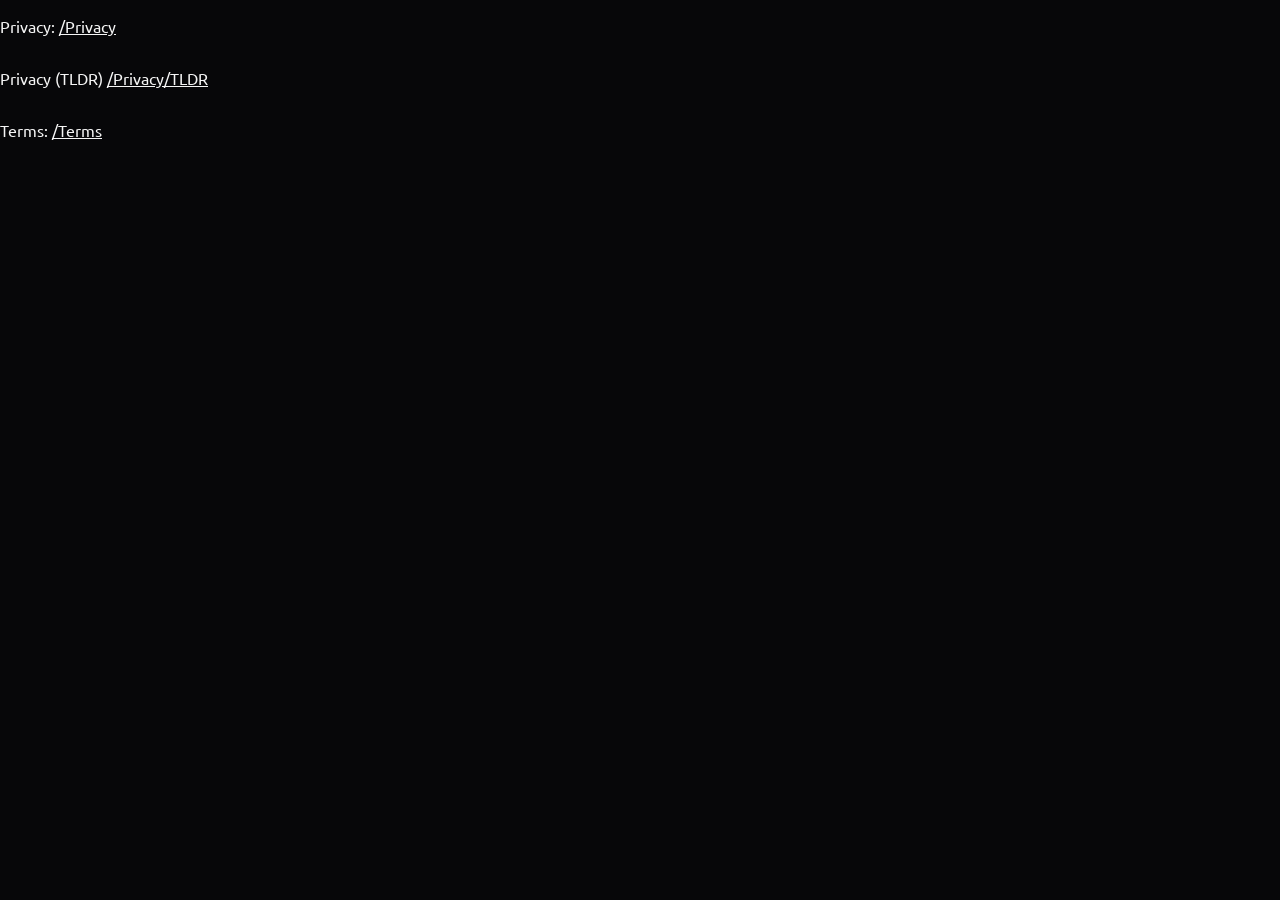
<file: index.html>
<!doctype html>
<html lang="en">
	<head>
		<meta charset="utf-8" />
		<meta name="viewport" content="width=device-width, initial-scale=1" />
		<meta name="text-scale" content="scale" />
		<link href="./_app/immutable/entry/start.BNZQ8yBS.js" rel="modulepreload">
		<link href="./_app/immutable/chunks/DEiND1Dq.js" rel="modulepreload">
		<link href="./_app/immutable/chunks/BchoDuwy.js" rel="modulepreload">
		<link href="./_app/immutable/entry/app.DvoPf5V_.js" rel="modulepreload">
		<link href="./_app/immutable/chunks/xihTtKlq.js" rel="modulepreload">
		<link href="./_app/immutable/nodes/0.CPFI_WJY.js" rel="modulepreload">
		<link href="./_app/immutable/nodes/2.C5gltB6Y.js" rel="modulepreload">
		<!--12qhfyh--><link rel="icon" href="data:image/svg+xml,%3csvg%20xmlns='http://www.w3.org/2000/svg'%20width='107'%20height='128'%20viewBox='0%200%20107%20128'%3e%3ctitle%3esvelte-logo%3c/title%3e%3cpath%20d='M94.157%2022.819c-10.4-14.885-30.94-19.297-45.792-9.835L22.282%2029.608A29.92%2029.92%200%200%200%208.764%2049.65a31.5%2031.5%200%200%200%203.108%2020.231%2030%2030%200%200%200-4.477%2011.183%2031.9%2031.9%200%200%200%205.448%2024.116c10.402%2014.887%2030.942%2019.297%2045.791%209.835l26.083-16.624A29.92%2029.92%200%200%200%2098.235%2078.35a31.53%2031.53%200%200%200-3.105-20.232%2030%2030%200%200%200%204.474-11.182%2031.88%2031.88%200%200%200-5.447-24.116'%20style='fill:%23ff3e00'/%3e%3cpath%20d='M45.817%20106.582a20.72%2020.72%200%200%201-22.237-8.243%2019.17%2019.17%200%200%201-3.277-14.503%2018%2018%200%200%201%20.624-2.435l.49-1.498%201.337.981a33.6%2033.6%200%200%200%2010.203%205.098l.97.294-.09.968a5.85%205.85%200%200%200%201.052%203.878%206.24%206.24%200%200%200%206.695%202.485%205.8%205.8%200%200%200%201.603-.704L69.27%2076.28a5.43%205.43%200%200%200%202.45-3.631%205.8%205.8%200%200%200-.987-4.371%206.24%206.24%200%200%200-6.698-2.487%205.7%205.7%200%200%200-1.6.704l-9.953%206.345a19%2019%200%200%201-5.296%202.326%2020.72%2020.72%200%200%201-22.237-8.243%2019.17%2019.17%200%200%201-3.277-14.502%2017.99%2017.99%200%200%201%208.13-12.052l26.081-16.623a19%2019%200%200%201%205.3-2.329%2020.72%2020.72%200%200%201%2022.237%208.243%2019.17%2019.17%200%200%201%203.277%2014.503%2018%2018%200%200%201-.624%202.435l-.49%201.498-1.337-.98a33.6%2033.6%200%200%200-10.203-5.1l-.97-.294.09-.968a5.86%205.86%200%200%200-1.052-3.878%206.24%206.24%200%200%200-6.696-2.485%205.8%205.8%200%200%200-1.602.704L37.73%2051.72a5.42%205.42%200%200%200-2.449%203.63%205.79%205.79%200%200%200%20.986%204.372%206.24%206.24%200%200%200%206.698%202.486%205.8%205.8%200%200%200%201.602-.704l9.952-6.342a19%2019%200%200%201%205.295-2.328%2020.72%2020.72%200%200%201%2022.237%208.242%2019.17%2019.17%200%200%201%203.277%2014.503%2018%2018%200%200%201-8.13%2012.053l-26.081%2016.622a19%2019%200%200%201-5.3%202.328'%20style='fill:%23fff'/%3e%3c/svg%3e"/><!---->
		<link href="./_app/immutable/assets/0.NjuYNHHQ.css" rel="stylesheet">
		<link href="./_app/immutable/assets/2.BCfYN_uB.css" rel="stylesheet">
	</head>
	<body data-sveltekit-preload-data="hover">
		<div style="display: contents"><!--[--><!--[0--><!--[--><!--[--><div style="display: flex; flex-direction: column;"><p>Privacy: <a href="/privacy" class="svelte-1uha8ag">/Privacy</a></p> <p>Privacy (TLDR) <a href="/privacy/tldr" class="svelte-1uha8ag">/Privacy/TLDR</a></p> <p>Terms: <a href="/terms" class="svelte-1uha8ag">/Terms</a></p></div><!--]--><!----><!--]--><!--]--> <!--[-1--><!--]--><!--]-->
			
			<script>
				{
					__sveltekit_1ccase1 = {
						base: new URL(".", location).pathname.slice(0, -1)
					};

					const element = document.currentScript.parentElement;

					Promise.all([
						import("./_app/immutable/entry/start.BNZQ8yBS.js"),
						import("./_app/immutable/entry/app.DvoPf5V_.js")
					]).then(([kit, app]) => {
						kit.start(app, element, {
							node_ids: [0, 2],
							data: [null,null],
							form: null,
							error: null
						});
					});
				}
			</script>
		</div>
	</body>
</html>
</file>
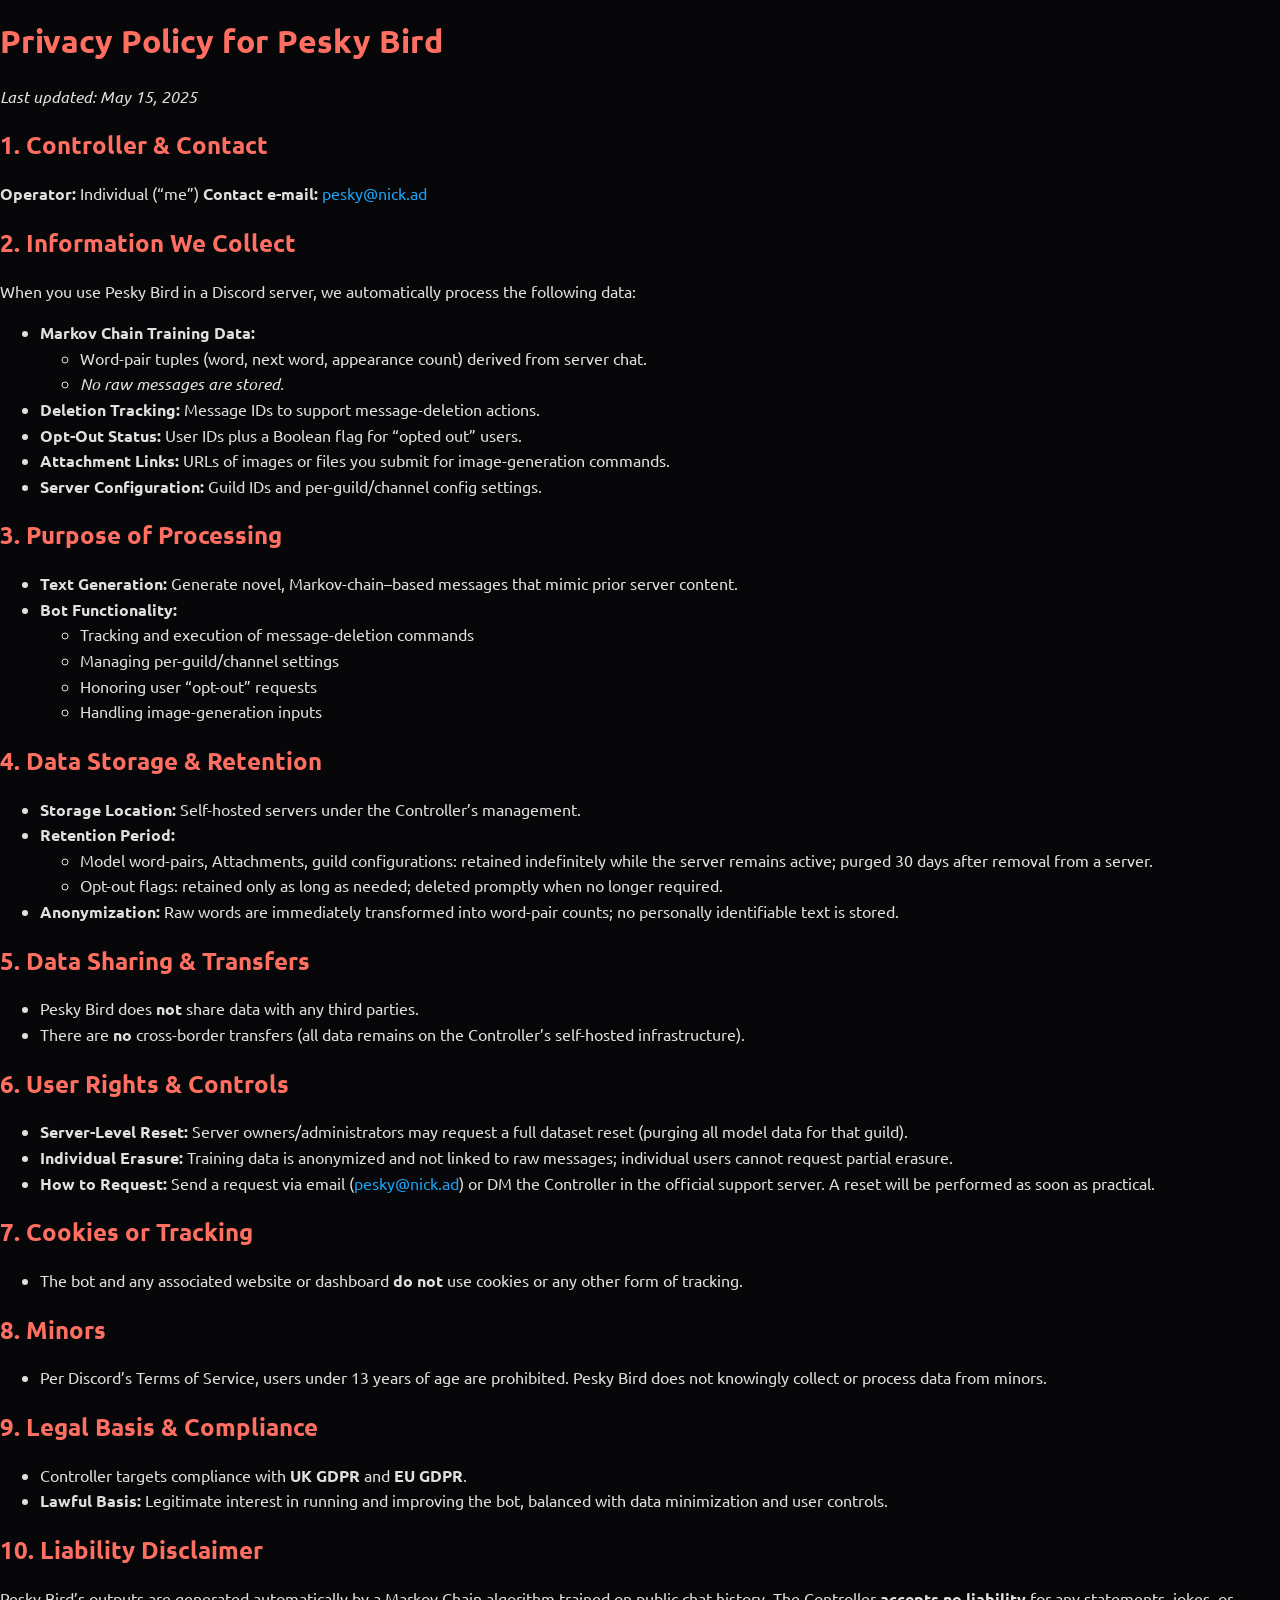
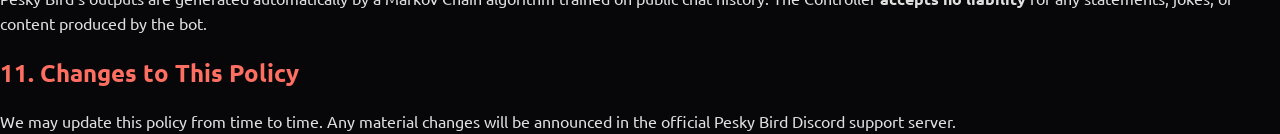
<file: privacy.html>
<!doctype html>
<html lang="en">
	<head>
		<meta charset="utf-8" />
		<meta name="viewport" content="width=device-width, initial-scale=1" />
		<meta name="text-scale" content="scale" />
		<link href="./_app/immutable/entry/start.BNZQ8yBS.js" rel="modulepreload">
		<link href="./_app/immutable/chunks/DEiND1Dq.js" rel="modulepreload">
		<link href="./_app/immutable/chunks/BchoDuwy.js" rel="modulepreload">
		<link href="./_app/immutable/entry/app.DvoPf5V_.js" rel="modulepreload">
		<link href="./_app/immutable/chunks/xihTtKlq.js" rel="modulepreload">
		<link href="./_app/immutable/nodes/0.CPFI_WJY.js" rel="modulepreload">
		<link href="./_app/immutable/nodes/3.BKyqgqqP.js" rel="modulepreload">
		<!--12qhfyh--><link rel="icon" href="data:image/svg+xml,%3csvg%20xmlns='http://www.w3.org/2000/svg'%20width='107'%20height='128'%20viewBox='0%200%20107%20128'%3e%3ctitle%3esvelte-logo%3c/title%3e%3cpath%20d='M94.157%2022.819c-10.4-14.885-30.94-19.297-45.792-9.835L22.282%2029.608A29.92%2029.92%200%200%200%208.764%2049.65a31.5%2031.5%200%200%200%203.108%2020.231%2030%2030%200%200%200-4.477%2011.183%2031.9%2031.9%200%200%200%205.448%2024.116c10.402%2014.887%2030.942%2019.297%2045.791%209.835l26.083-16.624A29.92%2029.92%200%200%200%2098.235%2078.35a31.53%2031.53%200%200%200-3.105-20.232%2030%2030%200%200%200%204.474-11.182%2031.88%2031.88%200%200%200-5.447-24.116'%20style='fill:%23ff3e00'/%3e%3cpath%20d='M45.817%20106.582a20.72%2020.72%200%200%201-22.237-8.243%2019.17%2019.17%200%200%201-3.277-14.503%2018%2018%200%200%201%20.624-2.435l.49-1.498%201.337.981a33.6%2033.6%200%200%200%2010.203%205.098l.97.294-.09.968a5.85%205.85%200%200%200%201.052%203.878%206.24%206.24%200%200%200%206.695%202.485%205.8%205.8%200%200%200%201.603-.704L69.27%2076.28a5.43%205.43%200%200%200%202.45-3.631%205.8%205.8%200%200%200-.987-4.371%206.24%206.24%200%200%200-6.698-2.487%205.7%205.7%200%200%200-1.6.704l-9.953%206.345a19%2019%200%200%201-5.296%202.326%2020.72%2020.72%200%200%201-22.237-8.243%2019.17%2019.17%200%200%201-3.277-14.502%2017.99%2017.99%200%200%201%208.13-12.052l26.081-16.623a19%2019%200%200%201%205.3-2.329%2020.72%2020.72%200%200%201%2022.237%208.243%2019.17%2019.17%200%200%201%203.277%2014.503%2018%2018%200%200%201-.624%202.435l-.49%201.498-1.337-.98a33.6%2033.6%200%200%200-10.203-5.1l-.97-.294.09-.968a5.86%205.86%200%200%200-1.052-3.878%206.24%206.24%200%200%200-6.696-2.485%205.8%205.8%200%200%200-1.602.704L37.73%2051.72a5.42%205.42%200%200%200-2.449%203.63%205.79%205.79%200%200%200%20.986%204.372%206.24%206.24%200%200%200%206.698%202.486%205.8%205.8%200%200%200%201.602-.704l9.952-6.342a19%2019%200%200%201%205.295-2.328%2020.72%2020.72%200%200%201%2022.237%208.242%2019.17%2019.17%200%200%201%203.277%2014.503%2018%2018%200%200%201-8.13%2012.053l-26.081%2016.622a19%2019%200%200%201-5.3%202.328'%20style='fill:%23fff'/%3e%3c/svg%3e"/><!---->
		<link href="./_app/immutable/assets/0.NjuYNHHQ.css" rel="stylesheet">
		<link href="./_app/immutable/assets/3.DzsaC0d_.css" rel="stylesheet">
	</head>
	<body data-sveltekit-preload-data="hover">
		<div style="display: contents"><!--[--><!--[0--><!--[--><!--[--><h1 class="svelte-1blgt0b">Privacy Policy for Pesky Bird</h1> <p class="svelte-1blgt0b"><em>Last updated: May 15, 2025</em></p> <h2 class="svelte-1blgt0b">1. Controller &amp; Contact</h2> <p class="svelte-1blgt0b"><strong>Operator:</strong> Individual (“me”) <strong>Contact e-mail:</strong> <a href="mailto:pesky@nick.ad" class="svelte-1blgt0b">pesky@nick.ad</a></p> <h2 class="svelte-1blgt0b">2. Information We Collect</h2> <p class="svelte-1blgt0b">When you use Pesky Bird in a Discord server, we automatically process the following data:</p> <ul><li class="svelte-1blgt0b"><strong>Markov Chain Training Data:</strong> <ul><li class="svelte-1blgt0b">Word-pair tuples (word, next word, appearance count) derived from server chat.</li> <li class="svelte-1blgt0b"><em>No raw messages are stored.</em></li></ul></li> <li class="svelte-1blgt0b"><strong>Deletion Tracking:</strong> Message IDs to support message-deletion actions.</li> <li class="svelte-1blgt0b"><strong>Opt-Out Status:</strong> User IDs plus a Boolean flag for “opted out” users.</li> <li class="svelte-1blgt0b"><strong>Attachment Links:</strong> URLs of images or files you submit for image-generation commands.</li> <li class="svelte-1blgt0b"><strong>Server Configuration:</strong> Guild IDs and per-guild/channel config settings.</li></ul> <h2 class="svelte-1blgt0b">3. Purpose of Processing</h2> <ul><li class="svelte-1blgt0b"><strong>Text Generation:</strong> Generate novel, Markov-chain–based messages that mimic prior server content.</li> <li class="svelte-1blgt0b"><strong>Bot Functionality:</strong> <ul><li class="svelte-1blgt0b">Tracking and execution of message-deletion commands</li> <li class="svelte-1blgt0b">Managing per-guild/channel settings</li> <li class="svelte-1blgt0b">Honoring user “opt-out” requests</li> <li class="svelte-1blgt0b">Handling image-generation inputs</li></ul></li></ul> <h2 class="svelte-1blgt0b">4. Data Storage &amp; Retention</h2> <ul><li class="svelte-1blgt0b"><strong>Storage Location:</strong> Self-hosted servers under the Controller’s management.</li> <li class="svelte-1blgt0b"><strong>Retention Period:</strong> <ul><li class="svelte-1blgt0b">Model word-pairs, Attachments, guild configurations: retained indefinitely while the server remains active; purged 30 days after removal from a server.</li> <li class="svelte-1blgt0b">Opt-out flags: retained only as long as needed; deleted promptly when no longer required.</li></ul></li> <li class="svelte-1blgt0b"><strong>Anonymization:</strong> Raw words are immediately transformed into word-pair counts; no personally identifiable text is stored.</li></ul> <h2 class="svelte-1blgt0b">5. Data Sharing &amp; Transfers</h2> <ul><li class="svelte-1blgt0b">Pesky Bird does <strong>not</strong> share data with any third parties.</li> <li class="svelte-1blgt0b">There are <strong>no</strong> cross-border transfers (all data remains on the Controller’s self-hosted infrastructure).</li></ul> <h2 class="svelte-1blgt0b">6. User Rights &amp; Controls</h2> <ul><li class="svelte-1blgt0b"><strong>Server-Level Reset:</strong> Server owners/administrators may request a full dataset reset (purging all model data for that guild).</li> <li class="svelte-1blgt0b"><strong>Individual Erasure:</strong> Training data is anonymized and not linked to raw messages; individual users cannot request partial erasure.</li> <li class="svelte-1blgt0b"><strong>How to Request:</strong> Send a request via email (<a href="mailto:pesky@nick.ad" class="svelte-1blgt0b">pesky@nick.ad</a>) or DM the Controller in the official support server. A reset will be performed as soon as practical.</li></ul> <h2 class="svelte-1blgt0b">7. Cookies or Tracking</h2> <ul><li class="svelte-1blgt0b">The bot and any associated website or dashboard <strong>do not</strong> use cookies or any other form of tracking.</li></ul> <h2 class="svelte-1blgt0b">8. Minors</h2> <ul><li class="svelte-1blgt0b">Per Discord’s Terms of Service, users under 13 years of age are prohibited. Pesky Bird does not knowingly collect or process data from minors.</li></ul> <h2 class="svelte-1blgt0b">9. Legal Basis &amp; Compliance</h2> <ul><li class="svelte-1blgt0b">Controller targets compliance with <strong>UK GDPR</strong> and <strong>EU GDPR</strong>.</li> <li class="svelte-1blgt0b"><strong>Lawful Basis:</strong> Legitimate interest in running and improving the bot, balanced with data minimization and user controls.</li></ul> <h2 class="svelte-1blgt0b">10. Liability Disclaimer</h2> <p class="svelte-1blgt0b">Pesky Bird’s outputs are generated automatically by a Markov Chain algorithm trained on public chat history.
The Controller <strong>accepts no liability</strong> for any statements, jokes, or content produced by the bot.</p> <h2 class="svelte-1blgt0b">11. Changes to This Policy</h2> <p class="svelte-1blgt0b">We may update this policy from time to time.
Any material changes will be announced in the official Pesky Bird Discord support server.</p><!--]--><!----><!--]--><!--]--> <!--[-1--><!--]--><!--]-->
			
			<script>
				{
					__sveltekit_1ccase1 = {
						base: new URL(".", location).pathname.slice(0, -1)
					};

					const element = document.currentScript.parentElement;

					Promise.all([
						import("./_app/immutable/entry/start.BNZQ8yBS.js"),
						import("./_app/immutable/entry/app.DvoPf5V_.js")
					]).then(([kit, app]) => {
						kit.start(app, element, {
							node_ids: [0, 3],
							data: [null,null],
							form: null,
							error: null
						});
					});
				}
			</script>
		</div>
	</body>
</html>
</file>
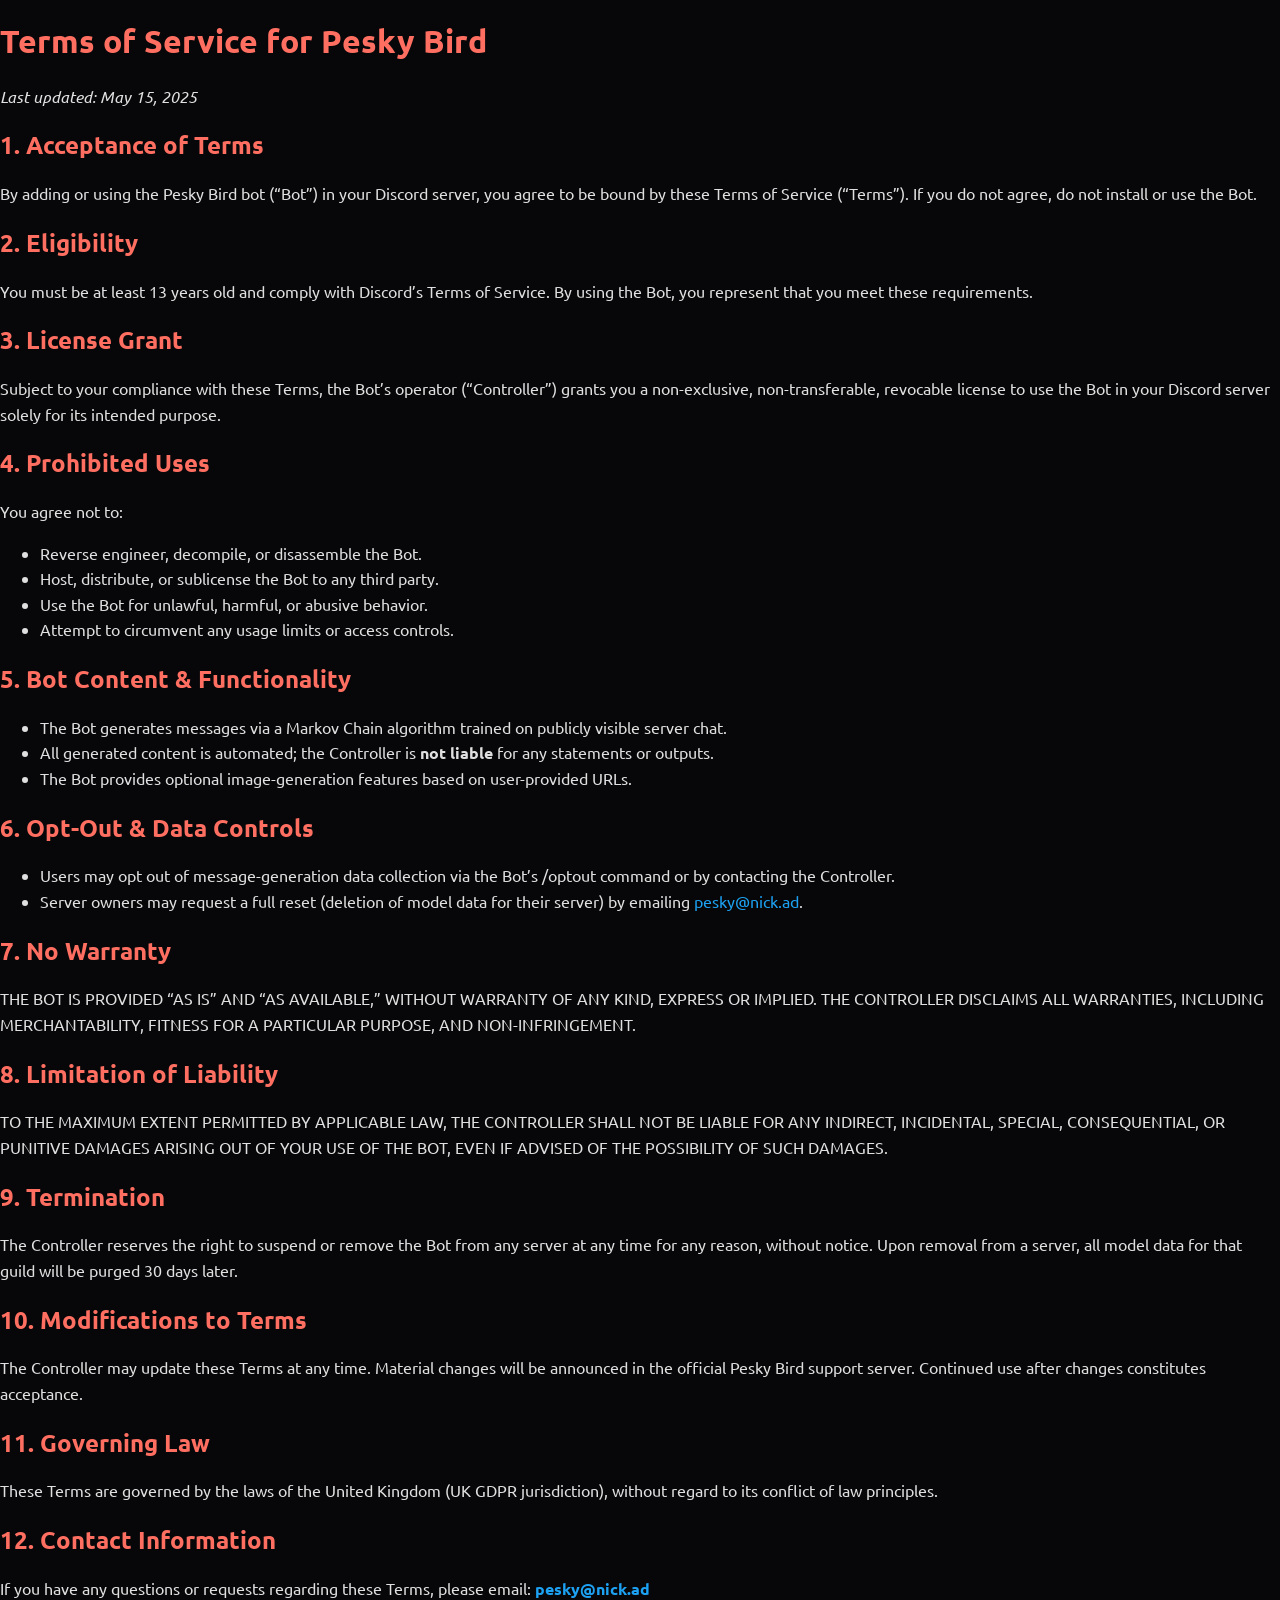
<file: terms.html>
<!doctype html>
<html lang="en">
	<head>
		<meta charset="utf-8" />
		<meta name="viewport" content="width=device-width, initial-scale=1" />
		<meta name="text-scale" content="scale" />
		<link href="./_app/immutable/entry/start.BNZQ8yBS.js" rel="modulepreload">
		<link href="./_app/immutable/chunks/DEiND1Dq.js" rel="modulepreload">
		<link href="./_app/immutable/chunks/BchoDuwy.js" rel="modulepreload">
		<link href="./_app/immutable/entry/app.DvoPf5V_.js" rel="modulepreload">
		<link href="./_app/immutable/chunks/xihTtKlq.js" rel="modulepreload">
		<link href="./_app/immutable/nodes/0.CPFI_WJY.js" rel="modulepreload">
		<link href="./_app/immutable/nodes/5.CffWFfcD.js" rel="modulepreload">
		<!--12qhfyh--><link rel="icon" href="data:image/svg+xml,%3csvg%20xmlns='http://www.w3.org/2000/svg'%20width='107'%20height='128'%20viewBox='0%200%20107%20128'%3e%3ctitle%3esvelte-logo%3c/title%3e%3cpath%20d='M94.157%2022.819c-10.4-14.885-30.94-19.297-45.792-9.835L22.282%2029.608A29.92%2029.92%200%200%200%208.764%2049.65a31.5%2031.5%200%200%200%203.108%2020.231%2030%2030%200%200%200-4.477%2011.183%2031.9%2031.9%200%200%200%205.448%2024.116c10.402%2014.887%2030.942%2019.297%2045.791%209.835l26.083-16.624A29.92%2029.92%200%200%200%2098.235%2078.35a31.53%2031.53%200%200%200-3.105-20.232%2030%2030%200%200%200%204.474-11.182%2031.88%2031.88%200%200%200-5.447-24.116'%20style='fill:%23ff3e00'/%3e%3cpath%20d='M45.817%20106.582a20.72%2020.72%200%200%201-22.237-8.243%2019.17%2019.17%200%200%201-3.277-14.503%2018%2018%200%200%201%20.624-2.435l.49-1.498%201.337.981a33.6%2033.6%200%200%200%2010.203%205.098l.97.294-.09.968a5.85%205.85%200%200%200%201.052%203.878%206.24%206.24%200%200%200%206.695%202.485%205.8%205.8%200%200%200%201.603-.704L69.27%2076.28a5.43%205.43%200%200%200%202.45-3.631%205.8%205.8%200%200%200-.987-4.371%206.24%206.24%200%200%200-6.698-2.487%205.7%205.7%200%200%200-1.6.704l-9.953%206.345a19%2019%200%200%201-5.296%202.326%2020.72%2020.72%200%200%201-22.237-8.243%2019.17%2019.17%200%200%201-3.277-14.502%2017.99%2017.99%200%200%201%208.13-12.052l26.081-16.623a19%2019%200%200%201%205.3-2.329%2020.72%2020.72%200%200%201%2022.237%208.243%2019.17%2019.17%200%200%201%203.277%2014.503%2018%2018%200%200%201-.624%202.435l-.49%201.498-1.337-.98a33.6%2033.6%200%200%200-10.203-5.1l-.97-.294.09-.968a5.86%205.86%200%200%200-1.052-3.878%206.24%206.24%200%200%200-6.696-2.485%205.8%205.8%200%200%200-1.602.704L37.73%2051.72a5.42%205.42%200%200%200-2.449%203.63%205.79%205.79%200%200%200%20.986%204.372%206.24%206.24%200%200%200%206.698%202.486%205.8%205.8%200%200%200%201.602-.704l9.952-6.342a19%2019%200%200%201%205.295-2.328%2020.72%2020.72%200%200%201%2022.237%208.242%2019.17%2019.17%200%200%201%203.277%2014.503%2018%2018%200%200%201-8.13%2012.053l-26.081%2016.622a19%2019%200%200%201-5.3%202.328'%20style='fill:%23fff'/%3e%3c/svg%3e"/><!---->
		<link href="./_app/immutable/assets/0.NjuYNHHQ.css" rel="stylesheet">
		<link href="./_app/immutable/assets/5.D38pIQ-3.css" rel="stylesheet">
	</head>
	<body data-sveltekit-preload-data="hover">
		<div style="display: contents"><!--[--><!--[0--><!--[--><!--[--><h1 class="svelte-10gugvk">Terms of Service for Pesky Bird</h1> <p class="svelte-10gugvk"><em>Last updated: May 15, 2025</em></p> <h2 class="svelte-10gugvk">1. Acceptance of Terms</h2> <p class="svelte-10gugvk">By adding or using the Pesky Bird bot (“Bot”) in your Discord server, you agree to be bound by these Terms of Service (“Terms”). If you do not agree, do not install or use the Bot.</p> <h2 class="svelte-10gugvk">2. Eligibility</h2> <p class="svelte-10gugvk">You must be at least 13 years old and comply with Discord’s Terms of Service. By using the Bot, you represent that you meet these requirements.</p> <h2 class="svelte-10gugvk">3. License Grant</h2> <p class="svelte-10gugvk">Subject to your compliance with these Terms, the Bot’s operator (“Controller”) grants you a non-exclusive, non-transferable, revocable license to use the Bot in your Discord server solely for its intended purpose.</p> <h2 class="svelte-10gugvk">4. Prohibited Uses</h2> <p class="svelte-10gugvk">You agree not to:</p> <ul><li class="svelte-10gugvk">Reverse engineer, decompile, or disassemble the Bot.</li> <li class="svelte-10gugvk">Host, distribute, or sublicense the Bot to any third party.</li> <li class="svelte-10gugvk">Use the Bot for unlawful, harmful, or abusive behavior.</li> <li class="svelte-10gugvk">Attempt to circumvent any usage limits or access controls.</li></ul> <h2 class="svelte-10gugvk">5. Bot Content &amp; Functionality</h2> <ul><li class="svelte-10gugvk">The Bot generates messages via a Markov Chain algorithm trained on publicly visible server chat.</li> <li class="svelte-10gugvk">All generated content is automated; the Controller is <strong>not liable</strong> for any statements or outputs.</li> <li class="svelte-10gugvk">The Bot provides optional image-generation features based on user-provided URLs.</li></ul> <h2 class="svelte-10gugvk">6. Opt-Out &amp; Data Controls</h2> <ul><li class="svelte-10gugvk">Users may opt out of message-generation data collection via the Bot’s /optout command or by contacting the Controller.</li> <li class="svelte-10gugvk">Server owners may request a full reset (deletion of model data for their server) by emailing <a href="mailto:pesky@nick.ad" class="svelte-10gugvk">pesky@nick.ad</a>.</li></ul> <h2 class="svelte-10gugvk">7. No Warranty</h2> <p class="svelte-10gugvk">THE BOT IS PROVIDED “AS IS” AND “AS AVAILABLE,” WITHOUT WARRANTY OF ANY KIND, EXPRESS OR IMPLIED. THE CONTROLLER DISCLAIMS ALL WARRANTIES, INCLUDING MERCHANTABILITY, FITNESS FOR A PARTICULAR PURPOSE, AND NON-INFRINGEMENT.</p> <h2 class="svelte-10gugvk">8. Limitation of Liability</h2> <p class="svelte-10gugvk">TO THE MAXIMUM EXTENT PERMITTED BY APPLICABLE LAW, THE CONTROLLER SHALL NOT BE LIABLE FOR ANY INDIRECT, INCIDENTAL, SPECIAL, CONSEQUENTIAL, OR PUNITIVE DAMAGES ARISING OUT OF YOUR USE OF THE BOT, EVEN IF ADVISED OF THE POSSIBILITY OF SUCH DAMAGES.</p> <h2 class="svelte-10gugvk">9. Termination</h2> <p class="svelte-10gugvk">The Controller reserves the right to suspend or remove the Bot from any server at any time for any reason, without notice. Upon removal from a server, all model data for that guild will be purged 30 days later.</p> <h2 class="svelte-10gugvk">10. Modifications to Terms</h2> <p class="svelte-10gugvk">The Controller may update these Terms at any time. Material changes will be announced in the official Pesky Bird support server. Continued use after changes constitutes acceptance.</p> <h2 class="svelte-10gugvk">11. Governing Law</h2> <p class="svelte-10gugvk">These Terms are governed by the laws of the United Kingdom (UK GDPR jurisdiction), without regard to its conflict of law principles.</p> <h2 class="svelte-10gugvk">12. Contact Information</h2> <p class="svelte-10gugvk">If you have any questions or requests regarding these Terms, please email: <strong><a href="mailto:pesky@nick.ad" class="svelte-10gugvk">pesky@nick.ad</a></strong></p><!--]--><!----><!--]--><!--]--> <!--[-1--><!--]--><!--]-->
			
			<script>
				{
					__sveltekit_1ccase1 = {
						base: new URL(".", location).pathname.slice(0, -1)
					};

					const element = document.currentScript.parentElement;

					Promise.all([
						import("./_app/immutable/entry/start.BNZQ8yBS.js"),
						import("./_app/immutable/entry/app.DvoPf5V_.js")
					]).then(([kit, app]) => {
						kit.start(app, element, {
							node_ids: [0, 5],
							data: [null,null],
							form: null,
							error: null
						});
					});
				}
			</script>
		</div>
	</body>
</html>
</file>
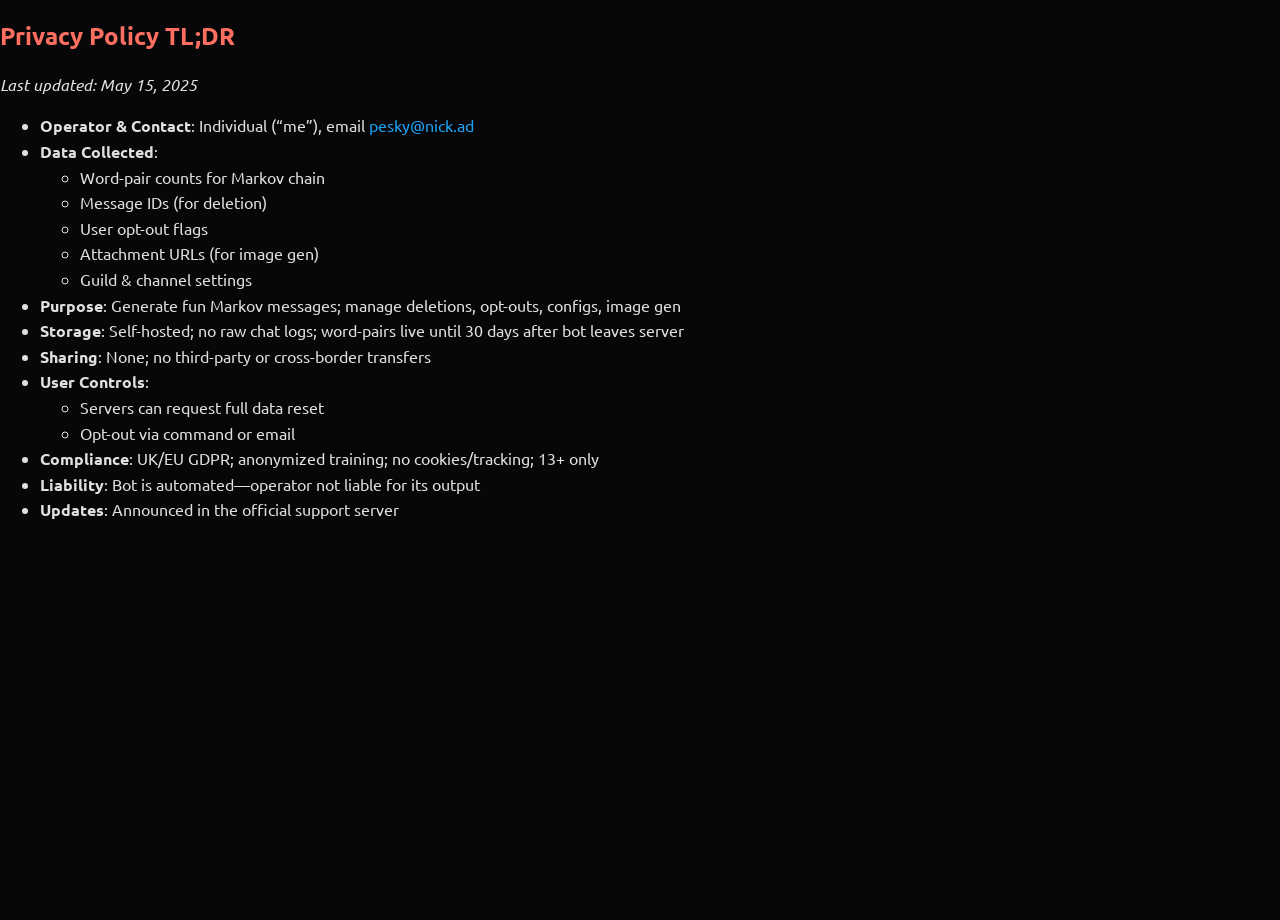
<file: privacy/tldr.html>
<!doctype html>
<html lang="en">
	<head>
		<meta charset="utf-8" />
		<meta name="viewport" content="width=device-width, initial-scale=1" />
		<meta name="text-scale" content="scale" />
		<link href="../_app/immutable/entry/start.BNZQ8yBS.js" rel="modulepreload">
		<link href="../_app/immutable/chunks/DEiND1Dq.js" rel="modulepreload">
		<link href="../_app/immutable/chunks/BchoDuwy.js" rel="modulepreload">
		<link href="../_app/immutable/entry/app.DvoPf5V_.js" rel="modulepreload">
		<link href="../_app/immutable/chunks/xihTtKlq.js" rel="modulepreload">
		<link href="../_app/immutable/nodes/0.CPFI_WJY.js" rel="modulepreload">
		<link href="../_app/immutable/nodes/4.D4tHzfWZ.js" rel="modulepreload">
		<!--12qhfyh--><link rel="icon" href="data:image/svg+xml,%3csvg%20xmlns='http://www.w3.org/2000/svg'%20width='107'%20height='128'%20viewBox='0%200%20107%20128'%3e%3ctitle%3esvelte-logo%3c/title%3e%3cpath%20d='M94.157%2022.819c-10.4-14.885-30.94-19.297-45.792-9.835L22.282%2029.608A29.92%2029.92%200%200%200%208.764%2049.65a31.5%2031.5%200%200%200%203.108%2020.231%2030%2030%200%200%200-4.477%2011.183%2031.9%2031.9%200%200%200%205.448%2024.116c10.402%2014.887%2030.942%2019.297%2045.791%209.835l26.083-16.624A29.92%2029.92%200%200%200%2098.235%2078.35a31.53%2031.53%200%200%200-3.105-20.232%2030%2030%200%200%200%204.474-11.182%2031.88%2031.88%200%200%200-5.447-24.116'%20style='fill:%23ff3e00'/%3e%3cpath%20d='M45.817%20106.582a20.72%2020.72%200%200%201-22.237-8.243%2019.17%2019.17%200%200%201-3.277-14.503%2018%2018%200%200%201%20.624-2.435l.49-1.498%201.337.981a33.6%2033.6%200%200%200%2010.203%205.098l.97.294-.09.968a5.85%205.85%200%200%200%201.052%203.878%206.24%206.24%200%200%200%206.695%202.485%205.8%205.8%200%200%200%201.603-.704L69.27%2076.28a5.43%205.43%200%200%200%202.45-3.631%205.8%205.8%200%200%200-.987-4.371%206.24%206.24%200%200%200-6.698-2.487%205.7%205.7%200%200%200-1.6.704l-9.953%206.345a19%2019%200%200%201-5.296%202.326%2020.72%2020.72%200%200%201-22.237-8.243%2019.17%2019.17%200%200%201-3.277-14.502%2017.99%2017.99%200%200%201%208.13-12.052l26.081-16.623a19%2019%200%200%201%205.3-2.329%2020.72%2020.72%200%200%201%2022.237%208.243%2019.17%2019.17%200%200%201%203.277%2014.503%2018%2018%200%200%201-.624%202.435l-.49%201.498-1.337-.98a33.6%2033.6%200%200%200-10.203-5.1l-.97-.294.09-.968a5.86%205.86%200%200%200-1.052-3.878%206.24%206.24%200%200%200-6.696-2.485%205.8%205.8%200%200%200-1.602.704L37.73%2051.72a5.42%205.42%200%200%200-2.449%203.63%205.79%205.79%200%200%200%20.986%204.372%206.24%206.24%200%200%200%206.698%202.486%205.8%205.8%200%200%200%201.602-.704l9.952-6.342a19%2019%200%200%201%205.295-2.328%2020.72%2020.72%200%200%201%2022.237%208.242%2019.17%2019.17%200%200%201%203.277%2014.503%2018%2018%200%200%201-8.13%2012.053l-26.081%2016.622a19%2019%200%200%201-5.3%202.328'%20style='fill:%23fff'/%3e%3c/svg%3e"/><!---->
		<link href="../_app/immutable/assets/0.NjuYNHHQ.css" rel="stylesheet">
		<link href="../_app/immutable/assets/4.D4ifclux.css" rel="stylesheet">
	</head>
	<body data-sveltekit-preload-data="hover">
		<div style="display: contents"><!--[--><!--[0--><!--[--><!--[--><h2 class="svelte-1qtv52c">Privacy Policy TL;DR</h2> <p class="svelte-1qtv52c"><em>Last updated: May 15, 2025</em></p> <ul><li class="svelte-1qtv52c"><strong>Operator &amp; Contact</strong>: Individual (“me”), email <a href="mailto:pesky@nick.ad" class="svelte-1qtv52c">pesky@nick.ad</a></li> <li class="svelte-1qtv52c"><strong>Data Collected</strong>: <ul><li class="svelte-1qtv52c">Word-pair counts for Markov chain</li> <li class="svelte-1qtv52c">Message IDs (for deletion)</li> <li class="svelte-1qtv52c">User opt-out flags</li> <li class="svelte-1qtv52c">Attachment URLs (for image gen)</li> <li class="svelte-1qtv52c">Guild &amp; channel settings</li></ul></li> <li class="svelte-1qtv52c"><strong>Purpose</strong>: Generate fun Markov messages; manage deletions, opt-outs, configs, image gen</li> <li class="svelte-1qtv52c"><strong>Storage</strong>: Self-hosted; no raw chat logs; word-pairs live until 30 days after bot leaves server</li> <li class="svelte-1qtv52c"><strong>Sharing</strong>: None; no third-party or cross-border transfers</li> <li class="svelte-1qtv52c"><strong>User Controls</strong>: <ul><li class="svelte-1qtv52c">Servers can request full data reset</li> <li class="svelte-1qtv52c">Opt-out via command or email</li></ul></li> <li class="svelte-1qtv52c"><strong>Compliance</strong>: UK/EU GDPR; anonymized training; no cookies/tracking; 13+ only</li> <li class="svelte-1qtv52c"><strong>Liability</strong>: Bot is automated—operator not liable for its output</li> <li class="svelte-1qtv52c"><strong>Updates</strong>: Announced in the official support server</li></ul><!--]--><!----><!--]--><!--]--> <!--[-1--><!--]--><!--]-->
			
			<script>
				{
					__sveltekit_1ccase1 = {
						base: new URL("..", location).pathname.slice(0, -1)
					};

					const element = document.currentScript.parentElement;

					Promise.all([
						import("../_app/immutable/entry/start.BNZQ8yBS.js"),
						import("../_app/immutable/entry/app.DvoPf5V_.js")
					]).then(([kit, app]) => {
						kit.start(app, element, {
							node_ids: [0, 4],
							data: [null,null],
							form: null,
							error: null
						});
					});
				}
			</script>
		</div>
	</body>
</html>
</file>
<file: _app/immutable/assets/0.NjuYNHHQ.css>
@import "https://fonts.googleapis.com/css2?family=Ubuntu&display=swap";@font-face{font-family:Rubik Mono One;font-style:normal;font-weight:400;font-display:swap;src:url(../../../fonts/Rubik-Mono-One.woff2)format("woff2")}body,html{background-color:#070709;width:100%;height:100%;margin:0;font-family:Ubuntu,Courier,monospace}p{color:#f5f5f5;font-family:Ubuntu,Courier,monospace}.noselect{-webkit-touch-callout:none;-webkit-user-select:none;user-select:none;-khtml-user-select:none}
</file>
<file: _app/immutable/assets/2.BCfYN_uB.css>
a.svelte-1uha8ag{color:inherit;text-decoration:underline}
</file>
<file: _app/immutable/assets/3.DzsaC0d_.css>
h1.svelte-1blgt0b,h2.svelte-1blgt0b{color:#ff6f61}p.svelte-1blgt0b,li.svelte-1blgt0b{color:#e0e0e0;line-height:1.6}a.svelte-1blgt0b{color:#1da1f2;text-decoration:none}a.svelte-1blgt0b:hover{text-decoration:underline}
</file>
<file: _app/immutable/assets/5.D38pIQ-3.css>
h1.svelte-10gugvk,h2.svelte-10gugvk{color:#ff6f61}p.svelte-10gugvk,li.svelte-10gugvk{color:#e0e0e0;line-height:1.6}a.svelte-10gugvk{color:#1da1f2;text-decoration:none}a.svelte-10gugvk:hover{text-decoration:underline}
</file>
<file: _app/immutable/assets/4.D4ifclux.css>
h2.svelte-1qtv52c{color:#ff6f61}p.svelte-1qtv52c,li.svelte-1qtv52c{color:#e0e0e0;line-height:1.6}a.svelte-1qtv52c{color:#1da1f2;text-decoration:none}a.svelte-1qtv52c:hover{text-decoration:underline}
</file>
